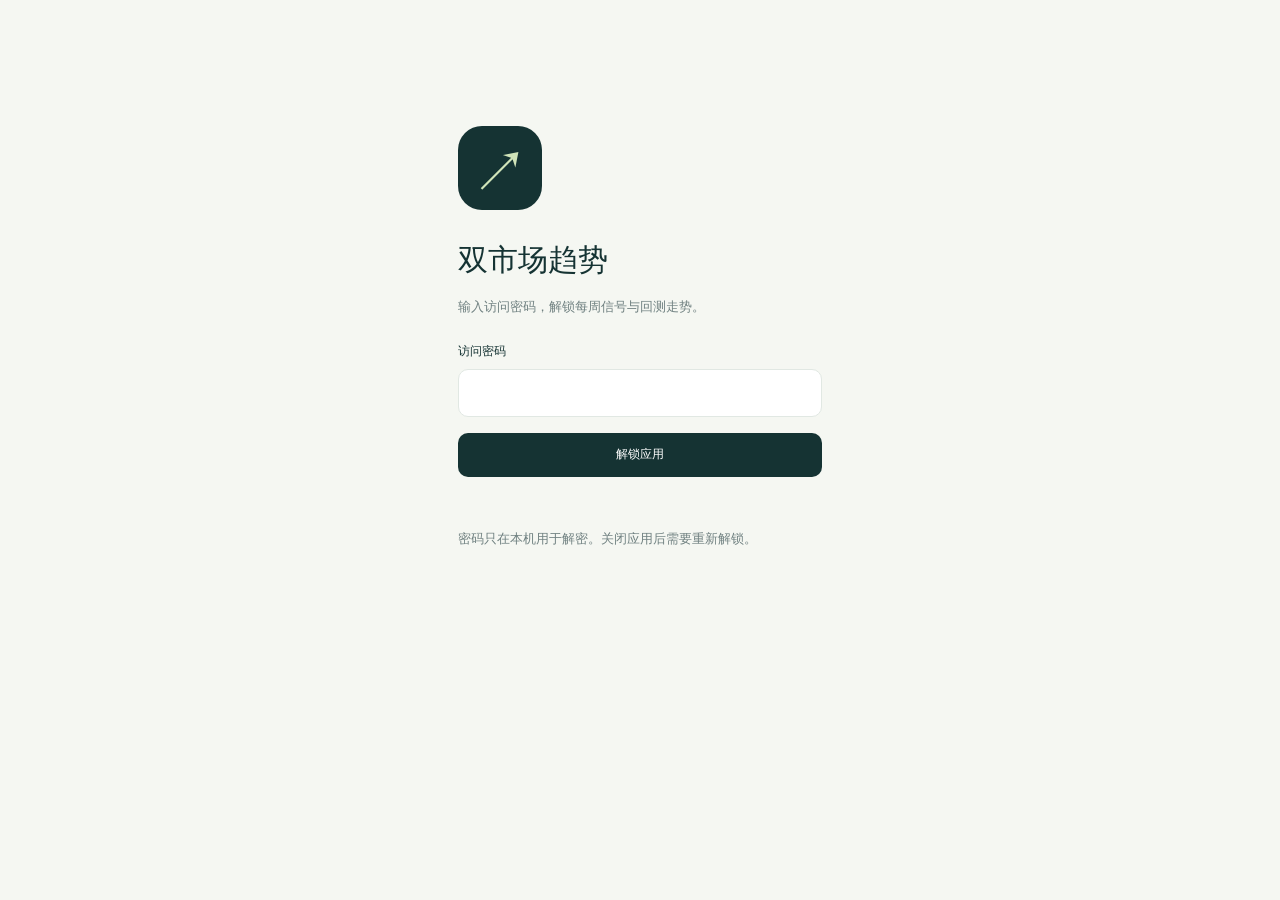
<file: index.html>
<!doctype html>
<html lang="zh-CN">
<head>
  <meta charset="utf-8">
  <meta name="viewport" content="width=device-width,initial-scale=1,viewport-fit=cover">
  <meta name="theme-color" content="#0f2929">
  <meta name="apple-mobile-web-app-capable" content="yes">
  <meta name="apple-mobile-web-app-status-bar-style" content="default">
  <meta name="apple-mobile-web-app-title" content="双市场趋势">
  <meta name="description" content="创业板与纳斯达克100的周度趋势信号、波动率控仓和回测走势。">
  <link rel="manifest" href="./manifest.webmanifest">
  <link rel="apple-touch-icon" href="./apple-touch-icon.png">
  <link rel="icon" type="image/png" href="./icon-192.png">
  <link rel="stylesheet" href="./style.css">
  <title>双市场趋势</title>
</head>
<body>
  <section id="login" class="login-screen" aria-labelledby="login-title">
    <div class="app-tile" aria-hidden="true">↗</div><h1 id="login-title">双市场趋势</h1>
    <p>输入访问密码，解锁每周信号与回测走势。</p>
    <form id="login-form"><label for="password">访问密码</label><input id="password" name="password" type="password" autocomplete="current-password" required aria-describedby="login-message"><button id="unlock" class="primary-button" type="submit">解锁应用</button><p id="login-message" role="status"></p></form>
    <p class="caption">密码只在本机用于解密。关闭应用后需要重新解锁。</p>
  </section>
  <div id="app-shell" hidden>
  <header class="top"><div class="brand"><span class="brand-mark" aria-hidden="true">↗</span><div>双市场趋势<small>WEEKLY MOMENTUM</small></div></div><div class="header-actions"><button id="logout" class="text-button" aria-label="退出登录">退出</button><button id="refresh" class="icon-button" aria-label="检查已发布数据更新">↻</button></div></header>
  <main id="main">
    <div id="status" role="status" class="status">正在读取策略数据…</div>
    <section id="signal" class="view">
      <div class="section-label">周度跟踪 <span id="connection">联网状态</span></div>
      <article class="hero">
        <div class="hero-top"><span class="eyebrow">已确认模型仓位</span><span class="pill">周四方案 · 周五尾盘</span></div>
        <h1 id="holding">—</h1><p class="hero-code" id="holding-code"></p>
        <div class="weight-line"><strong id="weight">—</strong><span>ETF 仓位</span></div>
        <div class="allocation" aria-label="ETF与现金配置"><div id="allocation-fill"></div></div>
        <div class="hero-footer"><span>现金 <b id="cash">—</b></span><span id="execution"></span></div><p id="portfolio-weights" class="portfolio-weights"></p>
      </article>
      <p class="caption">上方是最近一次执行后确认的模型仓位，每周五尾盘执行后随盘后快照更新。周四的新方案单独显示；未连接你的证券账户。</p>
      <p class="caption policy-note" id="ranking-policy-status">无规模门槛、26周风险排名＋四相位合并，自2026-10-29方案起启用。</p>
      <article class="card"><div class="card-title"><h2 id="signal-title">本周调仓方案</h2><span id="signal-date" class="mono"></span></div><p id="decision" class="decision"></p><div class="facts"><div><span>执行目标仓位</span><b id="plan-weight">—</b></div><div><span>理论目标仓位</span><b id="target">—</b></div></div><div class="facts"><div><span>执行状态</span><b id="execution-state">—</b></div><div><span>仓位处理</span><b id="sizing">—</b></div></div><p class="caption" id="signal-caption">周四收盘后定方案 → 周五尾盘执行 → 盘后确认模型仓位。</p></article>
      <article class="card" id="phase-plans" hidden><div class="card-title"><h2>四份资金方案</h2><span>分别执行</span></div><p id="aggregate-plan" class="caption"></p><div id="phase-plan-rows"></div></article>
      <div class="card-title outside"><h2 id="candidates-heading">两只标的 · 26周风险分数</h2><span id="candidates-date">方案日资格过滤</span></div>
      <div id="candidates"></div>
      <article class="card compact"><div class="card-title"><h2>决策记录</h2><button class="text-button" id="show-history">展开</button></div><div id="decision-history" hidden></div></article>
    </section>
    <section id="performance" class="view" hidden>
      <div class="section-label">回测观察 <span id="range-dates"></span></div>
      <p class="caption policy-note">本页保留原模型历史。2026-10-29起才衔接无规模门槛、风险排名和四相位合并，不追溯改写旧净值；整段曲线不代表新规则在全部历史上的回测。</p>
      <div class="metrics" id="metrics"></div>
      <article class="card chart-card"><div class="card-title"><h2>净值走势</h2><span id="nav-value" class="mono"></span></div>
        <div class="segments" id="ranges" aria-label="走势时间范围"><button data-range="all" aria-pressed="true">全部</button><button data-range="3y" aria-pressed="false">近3年</button><button data-range="1y" aria-pressed="false">近1年</button><button data-range="ytd" aria-pressed="false">今年</button></div>
        <div class="legend"><span><i class="strategy-dot"></i>轮动策略</span><span><i class="china-dot"></i>创业板持有</span><span><i class="us-dot"></i>纳指持有</span></div>
        <canvas id="nav-chart" height="240" aria-label="策略与两只ETF持有的归一化净值走势" role="img"></canvas><p class="caption" id="chart-caption"></p>
      </article>
      <article class="card chart-card"><div class="card-title"><h2>策略回撤</h2><span class="caption">所选区间重新计算</span></div><canvas id="dd-chart" height="160" aria-label="策略相对区间历史高点的回撤" role="img"></canvas></article>
      <article class="card"><div class="card-title"><h2>年度表现</h2><span>含交易成本</span></div><div id="annual"></div></article>
      <p class="caption">回测采用复权行情、分数份额及单边5bp费用，现金零利息。未完整模拟最小交易单位、涨跌停和QDII溢价。ETF持有曲线为费用前对照。历史表现不代表未来收益。</p>
    </section>
    <section id="rules" class="view" hidden>
      <div class="section-label">固定规则 <span>版本 3.0 · 2026-10-29方案起启用</span></div>
      <h1 class="page-heading">让规则决定<br>何时进攻。</h1>
      <article class="card"><h2>标的池</h2><p>创业板ETF <b>159915</b><br>纳斯达克100ETF <b>513100</b><br>无合格标的时持有现金。</p></article>
      <div class="rule-list">
        <article class="card rule"><span>01</span><div><h2>四份资金，错开选强</h2><p>初始现金和持仓各分四份，每份每4个有效市场周选强，通常每周轮到一份。每周四采样，休市取本周此前最后一个交易日。资格为26周涨幅严格为正、收盘严格高于40周均线，不设10亿元规模门槛。合格者按“26周涨幅 ÷ 63日年化波动率”选最高者；同分先比原涨幅，再按固定顺序。</p></div></article>
        <article class="card rule"><span>02</span><div><h2>周四检查，周五尾盘执行</h2><p>四份每周均检查资格，失效的份额周五尾盘退出；该份非选强周退出后保持现金，等原定选强日。周五不重新选标的。四份可分别持有创业板、纳指或现金，页面显示合计配置。</p></div></article>
        <article class="card rule"><span>03</span><div><h2>每份独立控仓</h2><p>最近63个实际日收益的样本标准差乘√252，得到年化波动率。每份目标仓位＝min(100%，20% ÷ 年化波动率)，其余现金；各自复利，不互借资金、不恢复等权，合并后不再放大风险。每份成交分别计费。</p></div></article>
        <article class="card rule"><span>04</span><div><h2>用缓冲减少小幅交易</h2><p>同标的仓位偏差未达5个百分点时维持仓位；预估组合风险超过22%时可直接减仓。首次建仓、切换和退出不受缓冲限制。</p></div></article>
      </div>
      <article class="card"><h2>切换与仓位确认</h2><p>2026年10月29日周四方案起采用无规模门槛、风险排名和四相位合并，首次执行为10月30日周五尾盘。原账户现金和份额各分为四份，不强制清仓；10月28日以前保留原策略历史，不追溯重算。已发布的10月22日方案及10月23日执行仍沿用旧规则。</p><p>周四确定每份标的和目标，周五按已冻结方案执行；合计参考比例按周四权益计算，周五成交后因价格变化可能略有不同。模型以周五收盘价近似尾盘成交。周五休市或本周此前无可用行情则跳过，不改到周一。四周时钟沿用2020-01-06起的有效市场周，整周休市不计数，退出不重新计时。</p><p class="caption">新规则不因规模或季度规模数据缺失否决候选；历史原策略的规模记录仅用于衔接核验。</p></article>
    </section>
    <section id="install" class="view" hidden>
      <div class="section-label">随身查看 <span>PWA</span></div>
      <div class="app-tile" aria-hidden="true">↗</div><h1 class="page-heading">把趋势<br>放在主屏幕。</h1>
      <article class="card"><h2>在 iPhone 上安装</h2><ol class="steps"><li>在 Safari 打开部署后的 HTTPS 地址。</li><li>点“分享”，选择“添加到主屏幕”。</li><li>如出现“作为网页 App 打开”，保持开启，再点“添加”。</li></ol><p id="install-state" class="caption"></p><button id="native-install" class="primary-button" hidden>安装应用</button></article>
      <article class="card"><h2>每周两步更新</h2><p>周四18:00生成方案；周五14:17重试读取周四方案，15:37开始确认尾盘执行后的模型仓位。周五18:17、21:17及周六、周日09:17作为失败后的重试；已确认的结果直接复用（北京时间，GitHub可能延迟）。不安排每个交易日刷新仓位。</p><p>顶部 ↻ 读取最新发布结果，应用打开时也会定期检查。数据源异常或审计失败时保留上一次成功版本，并显示仓位确认日期。离线查看仍需密码解锁。</p><button id="export-data" class="secondary-button">下载当前数据快照</button></article>
      <article class="card"><h2>更新与离线</h2><p id="offline-state">首次联网打开后，应用资源会缓存到本机。</p><p class="caption">卸载应用或清理 Safari 网站数据会清除离线缓存。周度提醒、微信发送及自动交易暂未接入。</p></article>
      <article class="card"><h2>数据来源与核验</h2><p id="audit-state"></p><p class="caption" id="data-stamp"></p></article>
    </section>
    <noscript>请启用 JavaScript 后查看策略数据。</noscript>
  </main>
  <nav class="bottom-nav" aria-label="主要页面"><button data-tab="signal" aria-current="page"><span aria-hidden="true">◉</span>信号</button><button data-tab="performance"><span aria-hidden="true">⌁</span>走势</button><button data-tab="rules"><span aria-hidden="true">≡</span>规则</button><button data-tab="install"><span aria-hidden="true">⊞</span>安装</button></nav>
  </div>
  <div id="toast" role="status" hidden></div>
  <script type="module" src="./app.js"></script>
</body>
</html>
</file>
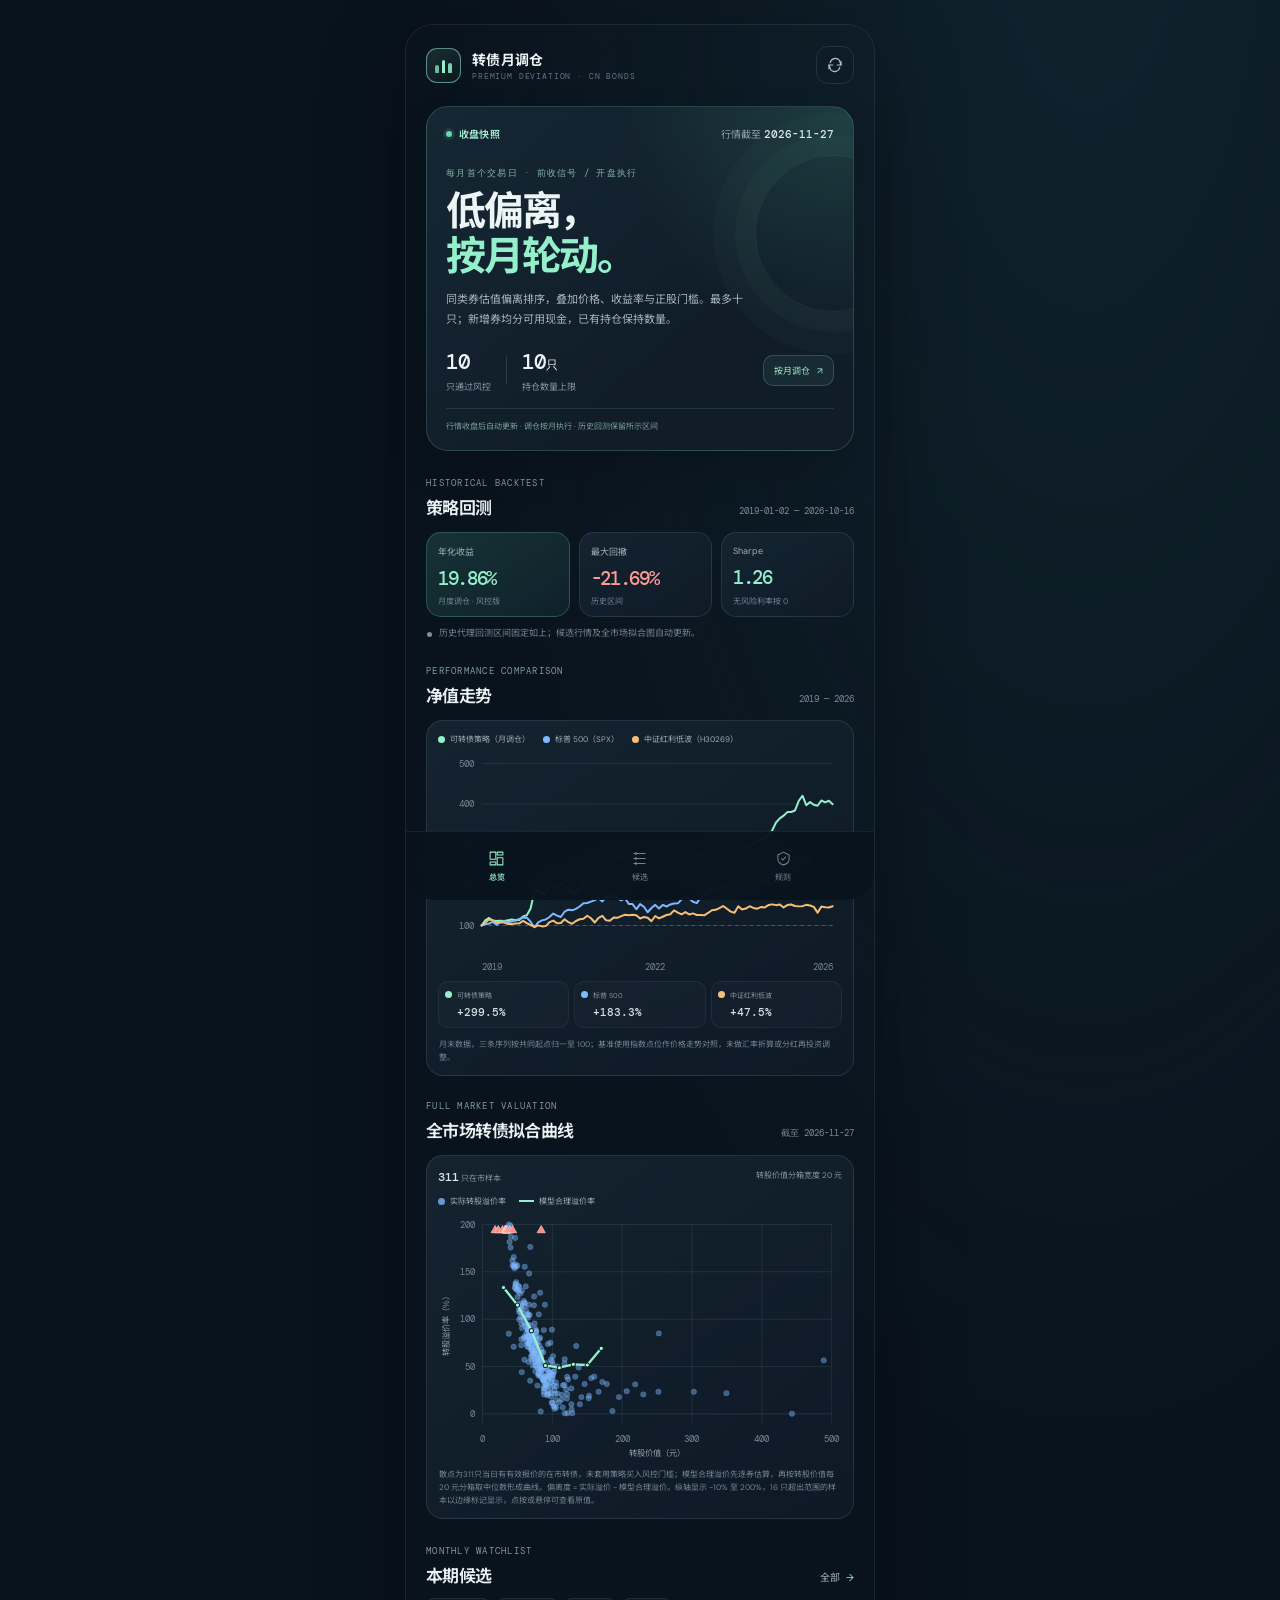
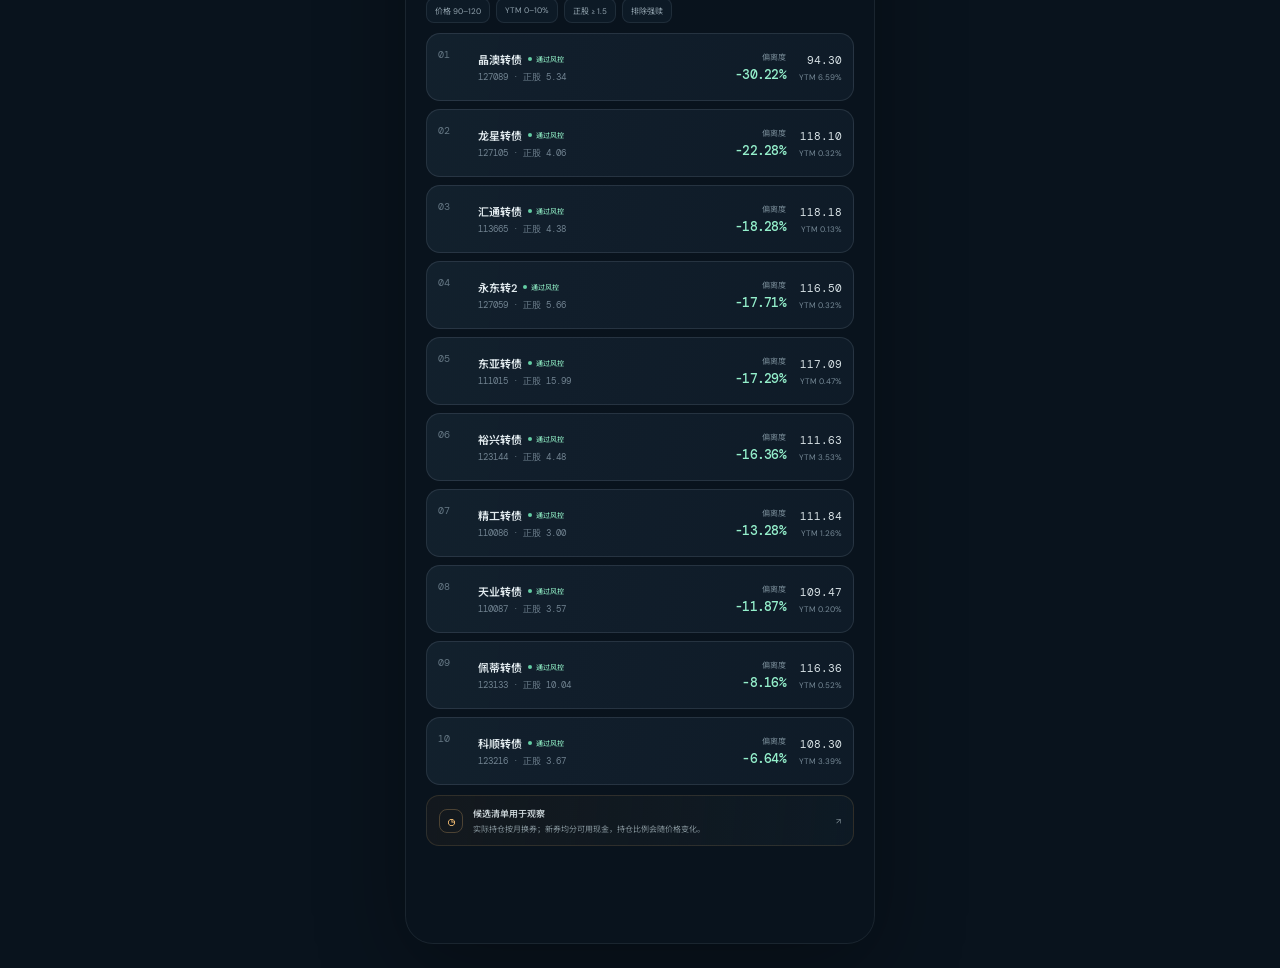
<file: convertible-bond/index.html>
<!doctype html>
<html lang="zh-CN">
<head>
  <meta charset="utf-8">
  <meta name="viewport" content="width=device-width, initial-scale=1, viewport-fit=cover">
  <meta name="theme-color" content="#0c1723">
  <meta name="apple-mobile-web-app-capable" content="yes">
  <meta name="apple-mobile-web-app-status-bar-style" content="black-translucent">
  <meta name="apple-mobile-web-app-title" content="转债月调仓">
  <meta name="description" content="可转债溢价偏离策略：月度调仓、等权仓位与行情风险筛选。">
  <link rel="manifest" href="./manifest.webmanifest">
  <link rel="icon" href="./icon.svg" type="image/svg+xml">
  <link rel="apple-touch-icon" sizes="180x180" href="./apple-touch-icon.png">
  <link rel="stylesheet" href="./style.css">
  <title>转债月调仓</title>
</head>
<body>
  <div class="app-shell">
    <header class="topbar">
      <div class="brand-lockup">
        <div class="brand-mark" aria-hidden="true"><span></span><span></span><span></span></div>
        <div>
          <div class="brand-name">转债月调仓</div>
          <div class="brand-subtitle">PREMIUM DEVIATION · CN BONDS</div>
        </div>
      </div>
      <button class="icon-button" id="refresh-button" type="button" aria-label="刷新数据" title="刷新数据">
        <svg viewBox="0 0 24 24" aria-hidden="true"><path d="M20 7v5h-5M4 17v-5h5"/><path d="M5.6 9A7 7 0 0 1 18 6l2 6M4 12l2 6a7 7 0 0 0 12.4-3"/></svg>
      </button>
    </header>

    <main id="app-content">
      <section class="hero-card" aria-labelledby="hero-title">
        <div class="hero-topline">
          <span class="live-pill"><i></i><span id="snapshot-state">策略快照</span></span>
          <span class="date-label">行情截至 <b id="as-of-date">—</b></span>
        </div>
        <p class="eyebrow">每月首个交易日 · 前收信号 / 开盘执行</p>
        <h1 id="hero-title">低偏离，<br><em>按月轮动。</em></h1>
        <p class="hero-copy">同类券估值偏离排序，叠加价格、收益率与正股门槛。最多十只；新增券均分可用现金，已有持仓保持数量。</p>
        <div class="hero-bottom">
          <div class="hero-stat">
            <span class="hero-stat-value" id="candidate-count">—</span>
            <span class="hero-stat-label">只通过风控</span>
          </div>
          <div class="hero-divider"></div>
          <div class="hero-stat">
            <span class="hero-stat-value">10<span class="unit">只</span></span>
            <span class="hero-stat-label">持仓数量上限</span>
          </div>
          <div class="target-badge">按月调仓 <span>↗</span></div>
        </div>
        <p class="update-status" id="update-status" role="status">正在载入收盘快照…</p>
      </section>

      <section class="metrics-section" aria-labelledby="performance-title">
        <div class="section-heading">
          <div><p class="eyebrow">HISTORICAL BACKTEST</p><h2 id="performance-title">策略回测</h2></div>
          <span class="period-label" id="backtest-period">—</span>
        </div>
        <div class="metric-grid">
          <article class="metric-card metric-primary">
            <span class="metric-label">年化收益</span>
            <strong id="annualized-return">—</strong>
            <span class="metric-foot">月度调仓 · 风控版</span>
          </article>
          <article class="metric-card">
            <span class="metric-label">最大回撤</span>
            <strong class="negative" id="max-drawdown">—</strong>
            <span class="metric-foot">历史区间</span>
          </article>
          <article class="metric-card">
            <span class="metric-label">Sharpe</span>
            <strong id="sharpe-ratio">—</strong>
            <span class="metric-foot">无风险利率按 0</span>
          </article>
        </div>
        <p class="backtest-note"><span class="note-dot"></span>历史代理回测区间固定如上；候选行情及全市场拟合图自动更新。</p>
      </section>

      <section class="chart-section" aria-labelledby="performance-chart-title">
        <div class="section-heading">
          <div><p class="eyebrow">PERFORMANCE COMPARISON</p><h2 id="performance-chart-title">净值走势</h2></div>
          <span class="period-label" id="chart-period">—</span>
        </div>
        <div class="chart-card">
          <div class="chart-legend" id="performance-legend" aria-label="走势对照组"></div>
          <div class="chart-wrap" id="performance-chart" role="img" aria-label="可转债策略、标普500和红利低波的归一化走势"></div>
          <div class="performance-returns" id="performance-returns"></div>
          <p class="chart-note" id="performance-method">—</p>
        </div>
      </section>

      <section class="chart-section fit-section" aria-labelledby="fit-chart-title">
        <div class="section-heading">
          <div><p class="eyebrow">FULL MARKET VALUATION</p><h2 id="fit-chart-title">全市场转债拟合曲线</h2></div>
          <span class="period-label" id="fit-as-of">—</span>
        </div>
        <div class="chart-card">
          <div class="fit-stats" id="fit-stats"></div>
          <div class="chart-legend fit-legend">
            <span><i class="legend-dot actual"></i>实际转股溢价率</span>
            <span><i class="legend-line"></i>模型合理溢价率</span>
          </div>
          <div class="chart-wrap fit-chart-wrap" id="fit-chart" role="img" aria-label="全市场可转债实际溢价率散点和模型拟合曲线"></div>
          <p class="chart-note" id="fit-method">—</p>
        </div>
      </section>

      <section class="candidates-section" aria-labelledby="candidates-title">
        <div class="section-heading candidates-heading">
          <div><p class="eyebrow">MONTHLY WATCHLIST</p><h2 id="candidates-title">本期候选</h2></div>
          <button class="text-button" type="button" data-tab="watchlist">全部 <span>→</span></button>
        </div>
        <div class="filter-row" aria-label="风控条件">
          <span>价格 90–120</span><span>YTM 0–10%</span><span>正股 ≥ 1.5</span><span>排除强赎</span>
        </div>
        <div class="bond-list" id="bond-list" aria-live="polite"></div>
        <div class="cash-note">
          <div class="cash-icon" aria-hidden="true">◷</div>
          <div><strong>候选清单用于观察</strong><span>实际持仓按月换券；新券均分可用现金，持仓比例会随价格变化。</span></div>
          <span class="cash-arrow">↗</span>
        </div>
      </section>

      <section class="rules-section" id="rules-panel" aria-labelledby="rules-title" hidden>
        <div class="section-heading"><div><p class="eyebrow">PORTFOLIO RULES</p><h2 id="rules-title">仓位与风控</h2></div></div>
        <div class="rule-card">
          <div class="rule-row"><span class="rule-icon">01</span><div><strong>月度调仓</strong><p>每月首个交易日，用前一交易日收盘信号，按开盘价模拟成交。</p></div></div>
          <div class="rule-row"><span class="rule-icon">02</span><div><strong>初始等权 · 持仓不再平衡</strong><p>最多 10 只；新买标的均分可用现金，已有持仓保持数量，比例随价格变化。候选不足时可能集中于较少标的。</p></div></div>
          <div class="rule-row"><span class="rule-icon">03</span><div><strong>入场行情筛选</strong><p>转债 90–120 元、YTM 0–10%、正股价格不低于 1.5 元。</p></div></div>
          <div class="rule-row"><span class="rule-icon">04</span><div><strong>强赎与换仓</strong><p>强赎公告后不再作为新买候选；只有偏离更低且价格更低的候选才替换持仓。</p></div></div>
        </div>
        <div class="method-card"><span class="method-kicker">偏离度怎么算</span><p>实际转股溢价率减去同日同类券模型估算的合理溢价率。数值越低，代表相对模型曲线越便宜。</p></div>
        <div class="method-card"><span class="method-kicker">自动更新与安装</span><p>GitHub Actions 在交易日收盘后同步行情，次日早晨补跑；节假日沿用最近交易日。候选随行情变化，调仓仍按月。数据校验失败时保留上一次成功快照。</p><p>iPhone 请在 Safari 打开网页，点分享，再选“添加到主屏幕”。首次联网载入后可离线查看已保存快照。</p></div>
        <p class="disclaimer">页面候选用于策略跟踪，不是自动下单或个性化投资建议。回测按历史收盘信号与下一交易日开盘成交估算，佣金、滑点、停牌冲击及部分退市风险未完全覆盖。</p>
      </section>
    </main>

    <nav class="bottom-nav" aria-label="主导航">
      <button class="nav-item active" type="button" data-tab="overview" aria-current="page">
        <svg viewBox="0 0 24 24" aria-hidden="true"><path d="M3 13h8V3H3zM13 21h8V11h-8zM13 3h8v4h-8zM3 17h8v4H3z"/></svg><span>总览</span>
      </button>
      <button class="nav-item" type="button" data-tab="watchlist">
        <svg viewBox="0 0 24 24" aria-hidden="true"><path d="M4 5h16M4 12h16M4 19h16"/><circle cx="7" cy="5" r="1"/><circle cx="7" cy="12" r="1"/><circle cx="7" cy="19" r="1"/></svg><span>候选</span>
      </button>
      <button class="nav-item" type="button" data-tab="rules">
        <svg viewBox="0 0 24 24" aria-hidden="true"><path d="M12 3 20 7v5c0 5-3.4 8-8 9-4.6-1-8-4-8-9V7z"/><path d="m9 12 2 2 4-4"/></svg><span>规则</span>
      </button>
    </nav>
    <div class="toast" id="toast" role="status" aria-live="polite"></div>
  </div>
  <script src="./app.js" defer></script>
</body>
</html>
</file>
<file: style.css>
:root{color-scheme:light;--ink:#153333;--muted:#708181;--green:#137d65;--line:#e1e8e3;--paper:#f5f7f2;--red:#b4564f;--gold:#c1a064;font-family:-apple-system,BlinkMacSystemFont,"Segoe UI","PingFang SC","Microsoft YaHei",sans-serif}*{box-sizing:border-box}body{margin:0;background:var(--paper);color:var(--ink);font-size:15px;line-height:1.6;padding-bottom:calc(100px + env(safe-area-inset-bottom))}button{font:inherit;cursor:pointer;-webkit-tap-highlight-color:transparent}button:focus-visible,a:focus-visible{outline:3px solid var(--gold);outline-offset:3px}button{min-height:44px}button:disabled{opacity:.6;cursor:wait}.top{max-width:780px;margin:auto;padding:calc(20px + env(safe-area-inset-top)) 24px 20px;display:flex;align-items:center;justify-content:space-between}.brand{display:flex;align-items:center;gap:12px;font-size:19px;font-weight:650;letter-spacing:.03em}.brand small{display:block;font-size:9px;letter-spacing:.2em;color:var(--muted);font-weight:500;margin-top:1px}.brand-mark{display:grid;place-items:center;background:var(--ink);color:#d0e4b9;width:42px;height:42px;border-radius:13px;font-size:32px}.icon-button{background:white;border:1px solid var(--line);border-radius:50%;width:44px;color:var(--ink);font-size:26px}main{max-width:780px;margin:auto;padding:0 24px}.status{font-size:12px;line-height:1.7;background:#f0e9d6;color:#796743;padding:11px 14px;border-radius:12px;margin-bottom:25px}.status.error{background:#fae5df;color:#8d4136}.section-label{display:flex;justify-content:space-between;color:var(--muted);font-size:11px;letter-spacing:.05em;margin:0 0 14px}.hero{background:var(--ink);color:white;border-radius:24px;padding:26px;position:relative;overflow:hidden}.hero:after{content:"";width:150px;height:150px;border:1px solid #ffffff0c;border-radius:50%;position:absolute;right:-40px;top:70px;pointer-events:none}.hero-top{display:flex;justify-content:space-between;align-items:center}.eyebrow{font-size:12px;color:#b8cbc3;letter-spacing:.08em}.pill{border:1px solid #557169;border-radius:30px;font-size:10px;padding:4px 9px;color:#d0e4b9}.hero h1{font-size:29px;font-weight:550;letter-spacing:-.02em;line-height:1.3;margin:20px 0 4px}.hero-code{font-size:12px;color:#a3bbb3;margin:0}.weight-line{display:flex;align-items:baseline;gap:12px;margin:18px 0}.weight-line strong{font-size:51px;line-height:1.1;font-weight:500;letter-spacing:-.05em;font-variant-numeric:tabular-nums}.weight-line span{font-size:12px;color:#b8cbc3}.allocation{height:5px;background:#536961;border-radius:8px;overflow:hidden;margin:24px 0 14px}.allocation div{height:100%;background:#c6dea8;width:0;transition:width .4s}.hero-footer{display:flex;justify-content:space-between;font-size:11px;color:#b8cbc3;gap:10px}.hero-footer b{color:white;font-weight:400}.caption{color:var(--muted);font-size:11px;line-height:1.8;margin:12px 0 20px}.card{background:#fff;border:1px solid var(--line);border-radius:18px;padding:22px;margin:16px 0}.card h2,.outside h2{margin:0;font-size:16px;letter-spacing:-.01em;font-weight:600}.card p{font-size:13px;color:#506766;margin:12px 0 0}.card p.caption{font-size:11px;color:var(--muted)}.card-title{display:flex;align-items:center;justify-content:space-between;gap:12px}.card-title>span{font-size:11px;color:var(--muted);white-space:nowrap}.mono{font-variant-numeric:tabular-nums}.decision{font-weight:500}.facts{display:flex;gap:16px;padding-top:18px;margin-top:18px;border-top:1px solid var(--line)}.facts>div{flex:1}.facts span{font-size:10px;color:var(--muted);display:block}.facts b{font-size:16px;font-weight:550;display:block;margin-top:3px}.outside{margin:28px 0 12px}.candidate{padding:18px 20px}.candidate-top{display:flex;justify-content:space-between;align-items:start;gap:8px}.asset-name{font-size:14px;font-weight:600}.asset-name small{display:block;font-size:10px;color:var(--muted);font-weight:400}.gain{font-size:24px;line-height:1.3;font-variant-numeric:tabular-nums;color:var(--green)}.gain.negative{color:var(--red)}.eligibility{display:flex;flex-wrap:wrap;gap:7px;margin:16px 0 10px}.badge{font-size:10px;border-radius:6px;padding:3px 7px;background:#edf5ed;color:#547755}.badge.fail{background:#faeeea;color:var(--red)}.candidate-bottom{display:flex;justify-content:space-between;color:var(--muted);font-size:10px}.compact{padding:16px 20px}.text-button{background:transparent;border:0;color:var(--green);font-size:12px;padding:0 5px}.record{border-top:1px solid var(--line);margin-top:12px;padding-top:12px;font-size:12px}.record-top{display:flex;justify-content:space-between}.record small{color:var(--muted);font-size:10px}.record p{font-size:11px;margin:3px 0}.metrics{display:grid;grid-template-columns:1fr 1fr;gap:10px}.metric{background:white;border:1px solid var(--line);border-radius:16px;padding:17px 18px}.metric span{display:block;color:var(--muted);font-size:11px}.metric strong{font-size:26px;display:block;font-weight:500;letter-spacing:-.025em;margin-top:6px}.metric strong.good{color:var(--green)}.metric strong.bad{color:var(--red)}.segments{display:flex;background:var(--paper);border-radius:10px;padding:3px;gap:4px;margin:20px 0 15px}.segments button{flex:1;background:transparent;color:var(--muted);border:0;border-radius:8px;font-size:11px;min-height:34px}.segments button[aria-pressed=true]{background:white;color:var(--ink);box-shadow:0 1px 4px #00000008}.legend{display:flex;gap:12px;flex-wrap:wrap;font-size:10px;color:var(--muted);margin-bottom:16px}.legend i{display:inline-block;width:7px;height:7px;margin-right:4px;border-radius:50%}.strategy-dot{background:#137d65}.china-dot{background:#c1a064}.us-dot{background:#869ab0}canvas{display:block;width:100%;touch-action:pan-y}.chart-card{padding:20px 16px}.chart-card .caption{margin-bottom:0}.annual-row{display:grid;grid-template-columns:1fr 1fr 1fr;padding:12px 0;border-bottom:1px solid var(--line);font-size:12px;font-variant-numeric:tabular-nums}.annual-row:last-child{border:0}.annual-row>*:not(:first-child){text-align:right}.annual-row.heading{font-size:10px;color:var(--muted);padding-top:16px}.positive{color:var(--green)}.negative{color:var(--red)}.page-heading{font-size:36px;line-height:1.25;font-weight:500;letter-spacing:-.04em;margin:24px 0 28px}.rule{display:flex;gap:18px}.rule>span{color:var(--gold);font-size:20px;line-height:1.3;font-variant-numeric:tabular-nums}.rule p{margin-bottom:0}.app-tile{background:var(--ink);color:#d0e4b9;font-size:58px;width:84px;height:84px;display:grid;place-items:center;border-radius:24px;margin:26px 0}.steps{font-size:13px;color:#506766;padding-left:20px}.steps li{padding:6px 0}.primary-button,.secondary-button{width:100%;border-radius:10px;padding:10px;margin-top:16px;font-size:12px}.primary-button{background:var(--ink);color:white;border:0}.secondary-button{background:var(--paper);border:1px solid var(--line);color:var(--ink)}.bottom-nav{position:fixed;z-index:10;bottom:0;left:0;right:0;display:flex;justify-content:space-around;gap:4px;max-width:780px;margin:auto;border-top:1px solid var(--line);background:#f8faf5ed;backdrop-filter:blur(20px);padding:7px 12px calc(7px + env(safe-area-inset-bottom))}.bottom-nav button{border:0;background:transparent;color:#8a9890;width:23%;display:flex;align-items:center;flex-direction:column;font-size:10px;padding:5px;border-radius:12px;gap:1px;min-height:52px}.bottom-nav button span{font-size:23px;line-height:1.3}.bottom-nav button[aria-current=page]{color:var(--ink);background:#e5ede2}#toast{position:fixed;z-index:30;bottom:calc(90px + env(safe-area-inset-bottom));left:50%;transform:translateX(-50%);max-width:90%;padding:11px 18px;background:var(--ink);color:white;border-radius:12px;font-size:12px;box-shadow:0 5px 20px #0002}[hidden]{display:none!important}@media(min-width:700px){.hero{padding:32px}.hero h1{font-size:36px}.metrics{grid-template-columns:repeat(4,1fr)}#candidates{display:grid;grid-template-columns:1fr 1fr;gap:16px}#candidates .card{margin:0}.rule-list{display:grid;grid-template-columns:1fr 1fr;gap:16px}.rule-list .card{margin:0}.hero .weight-line strong{font-size:66px}.page-heading br{display:none}}@media(prefers-reduced-motion:reduce){*{transition:none!important}}

.login-screen{max-width:420px;margin:8vh auto;padding:28px}.login-screen h1{font-size:30px;font-weight:550;margin-bottom:12px}.login-screen p{font-size:13px;color:var(--muted)}.login-screen label{display:block;font-size:12px;margin:24px 0 8px}.login-screen input{width:100%;min-height:48px;border:1px solid var(--line);border-radius:10px;padding:12px;background:#fff;color:var(--ink);font-size:16px}.login-screen input:focus{outline:2px solid var(--green);outline-offset:2px}.login-screen button:disabled{opacity:.6}.header-actions{display:flex;align-items:center;gap:10px}#login-message{min-height:24px;color:var(--red)}
.portfolio-weights{font-size:12px;line-height:1.8;margin:16px 0 0;color:#d9e7d4}.policy-note{border-left:3px solid var(--gold);padding-left:12px}.phase-plan-row{display:grid;gap:5px;padding:14px 0;border-bottom:1px solid var(--line);font-size:12px}.phase-plan-row:last-child{border-bottom:0}.phase-plan-row b{font-weight:550}.phase-plan-row small{color:var(--muted);line-height:1.7}
</file>
<file: convertible-bond/style.css>
@import url('https://fonts.googleapis.com/css2?family=DM+Mono:wght@400;500&family=DM+Sans:wght@400;500;600;700&family=Noto+Sans+SC:wght@400;500;600;700;800&display=swap');

:root {
  color-scheme: dark;
  --ink: #edf4f6;
  --muted: #92a0ac;
  --faint: #637383;
  --canvas: #09131d;
  --panel: #111e2a;
  --panel-raised: #172634;
  --line: rgba(197, 214, 226, .12);
  --mint: #94efcb;
  --mint-deep: #41be91;
  --amber: #f6bf75;
  --red: #fa8b87;
  font-family: 'DM Sans', 'Noto Sans SC', -apple-system, BlinkMacSystemFont, sans-serif;
  font-synthesis: none;
  text-rendering: optimizeLegibility;
  -webkit-font-smoothing: antialiased;
}

* { box-sizing: border-box; }
html { min-width: 320px; background: var(--canvas); scroll-behavior: smooth; }
body { margin: 0; min-height: 100vh; color: var(--ink); background: radial-gradient(ellipse at 85% -5%, rgba(39, 92, 104, .22), transparent 42%), var(--canvas); }
button { font: inherit; }
.app-shell { width: min(100%, 470px); min-height: 100svh; margin: 0 auto; padding: 0 19px calc(104px + env(safe-area-inset-bottom)); }
.topbar { height: 70px; padding-top: max(10px, env(safe-area-inset-top)); display: flex; align-items: center; justify-content: space-between; }
.brand-lockup { display: flex; align-items: center; gap: 11px; }
.brand-mark { width: 35px; height: 35px; position: relative; border: 1px solid rgba(148,239,203,.54); border-radius: 11px; display: flex; align-items: end; justify-content: center; gap: 3px; padding: 9px 8px; background: linear-gradient(145deg, rgba(148,239,203,.12), rgba(148,239,203,.02)); }
.brand-mark span { display: block; width: 4px; border-radius: 5px 5px 1px 1px; background: var(--mint); }
.brand-mark span:nth-child(1) { height: 8px; opacity: .72; }
.brand-mark span:nth-child(2) { height: 13px; }
.brand-mark span:nth-child(3) { height: 10px; opacity: .85; }
.brand-name { font-size: 14px; font-weight: 700; letter-spacing: .02em; }
.brand-subtitle { margin-top: 2px; color: var(--faint); font: 8px 'DM Mono', monospace; letter-spacing: .105em; }
.icon-button { width: 38px; height: 38px; color: #b2c2cd; background: transparent; border: 1px solid var(--line); border-radius: 12px; display: grid; place-items: center; -webkit-tap-highlight-color: transparent; }
.icon-button svg { width: 18px; fill: none; stroke: currentColor; stroke-width: 1.6; stroke-linecap: round; stroke-linejoin: round; }
.icon-button:active { background: var(--panel-raised); transform: scale(.97); }

.hero-card { margin-top: 11px; position: relative; overflow: hidden; padding: 19px 19px 17px; border: 1px solid rgba(148,239,203,.18); border-radius: 22px; background: radial-gradient(circle at 100% 0%, rgba(90, 196, 160, .18), transparent 42%), linear-gradient(140deg, #152733, #101d29 66%); box-shadow: 0 18px 42px rgba(0,0,0,.13); }
.hero-card::after { content: ''; position: absolute; right: -59px; top: 48px; width: 155px; height: 155px; border: 1px solid rgba(148,239,203,.08); border-radius: 50%; box-shadow: 0 0 0 20px rgba(148,239,203,.025), 0 0 0 42px rgba(148,239,203,.018); pointer-events: none; }
.hero-topline { display: flex; justify-content: space-between; align-items: center; position: relative; z-index: 1; }
.live-pill { display: inline-flex; align-items: center; gap: 7px; color: #a8f2d5; font-size: 10px; font-weight: 600; letter-spacing: .02em; }
.live-pill i { width: 6px; height: 6px; border-radius: 50%; background: #69d9ac; box-shadow: 0 0 0 3px rgba(105,217,172,.12); }
.date-label { color: var(--muted); font-size: 10px; }
.date-label b { color: #dce7ea; font: 11px 'DM Mono', monospace; font-weight: 500; }
.eyebrow { margin: 0; color: #7f9a9e; font: 9px 'DM Mono', monospace; letter-spacing: .14em; }
.hero-card > .eyebrow { margin-top: 26px; color: #86b2aa; position: relative; z-index: 1; }
h1 { margin: 9px 0 0; font-size: clamp(32px, 9vw, 40px); line-height: 1.13; letter-spacing: -.055em; font-weight: 700; position: relative; z-index: 1; }
h1 em { color: var(--mint); font-style: normal; }
.hero-copy { max-width: 310px; margin: 11px 0 19px; color: #a6b4bd; font-size: 11px; line-height: 1.75; position: relative; z-index: 1; }
.hero-bottom { display: flex; align-items: center; position: relative; z-index: 1; }
.hero-stat { display: grid; gap: 4px; }
.hero-stat-value { font: 500 21px 'DM Mono', monospace; letter-spacing: -.07em; }
.hero-stat-value .unit { font-size: 12px; margin-left: 1px; }
.hero-stat-label { color: #8596a2; font-size: 9px; }
.hero-divider { height: 28px; margin: 0 15px; border-left: 1px solid rgba(201,218,226,.15); }
.target-badge { margin-left: auto; padding: 8px 10px; border: 1px solid rgba(148,239,203,.2); border-radius: 10px; color: #9bdcc4; background: rgba(148,239,203,.065); font-size: 9px; }
.target-badge span { color: var(--mint); margin-left: 5px; }
.update-status { margin: 15px 0 0; padding-top: 11px; border-top: 1px solid rgba(148,239,203,.12); color: #789d95; font-size: 8px; line-height: 1.7; position: relative; z-index: 1; }
.update-status.warning { color: var(--amber); }
.empty-state { padding: 22px 15px; border: 1px solid var(--line); border-radius: 14px; color: var(--muted); font-size: 11px; line-height: 1.8; }

.metrics-section, .candidates-section, .rules-section { margin-top: 26px; }
.section-heading { display: flex; align-items: end; justify-content: space-between; margin-bottom: 13px; }
.section-heading .eyebrow { margin-bottom: 5px; }
h2 { margin: 0; color: #eaf1f3; font-size: 17px; font-weight: 650; letter-spacing: -.035em; }
.period-label { color: #788b99; font: 9px 'DM Mono', monospace; padding-bottom: 2px; }
.metric-grid { display: grid; grid-template-columns: 1.08fr 1fr 1fr; gap: 9px; }
.metric-card { min-height: 85px; padding: 12px 11px 10px; border: 1px solid var(--line); border-radius: 15px; background: linear-gradient(145deg, rgba(22,37,51,.92), rgba(15,27,39,.9)); display: flex; flex-direction: column; }
.metric-primary { border-color: rgba(148,239,203,.21); background: linear-gradient(145deg, rgba(27,62,62,.75), rgba(16,34,44,.94)); }
.metric-label { color: #9caeb8; font-size: 9px; }
.metric-card strong { margin-top: 8px; color: var(--mint); font: 500 19px 'DM Mono', monospace; letter-spacing: -.07em; }
.metric-card strong.negative { color: #ff9b91; }
.metric-foot { margin-top: auto; padding-top: 4px; color: #6e8290; font-size: 8px; white-space: nowrap; }
.backtest-note { margin: 10px 1px 0; display: flex; align-items: center; gap: 7px; color: #718392; font-size: 9px; line-height: 1.55; }
.note-dot { width: 5px; height: 5px; flex: none; border-radius: 50%; background: #78909d; }
.chart-section { margin-top: 24px; }
.chart-card { overflow: hidden; padding: 13px 11px 11px; border: 1px solid var(--line); border-radius: 17px; background: linear-gradient(145deg, rgba(21,36,49,.94), rgba(14,26,38,.96)); }
.chart-legend { display: flex; flex-wrap: wrap; gap: 9px 13px; color: #9aabb4; font-size: 8px; line-height: 1.3; }
.chart-legend > span { display: inline-flex; align-items: center; gap: 5px; }
.legend-dot { width: 7px; height: 7px; flex: none; display: inline-block; border-radius: 50%; background: var(--legend-color, #94efcb); }
.chart-wrap { width: 100%; margin-top: 6px; }
.line-chart, .fit-chart { width: 100%; height: auto; display: block; overflow: visible; }
.chart-gridline { stroke: rgba(178,198,210,.105); stroke-width: 1; }
.baseline { stroke: rgba(148,239,203,.28); stroke-width: 1; stroke-dasharray: 3 4; }
.axis-label { fill: #748793; font: 9px 'DM Mono', monospace; }
.axis-title { fill: #8c9da7; font: 8px 'Noto Sans SC', sans-serif; }
.series-line { fill: none; stroke-width: 2; stroke-linecap: round; stroke-linejoin: round; vector-effect: non-scaling-stroke; }
.performance-returns { margin-top: 4px; display: grid; grid-template-columns: repeat(3, minmax(0, 1fr)); gap: 5px; }
.return-item { min-width: 0; display: grid; grid-template-columns: 7px minmax(0,1fr); align-items: center; column-gap: 5px; row-gap: 5px; padding: 8px 6px; border: 1px solid rgba(170,193,204,.08); border-radius: 10px; background: rgba(255,255,255,.018); }
.return-item span { overflow: hidden; color: #82939d; font-size: 7px; white-space: nowrap; text-overflow: ellipsis; }
.return-item strong { grid-column: 2; color: #d4e0e4; font: 500 11px 'DM Mono', monospace; }
.chart-note { margin: 10px 1px 0; color: #728490; font-size: 8px; line-height: 1.65; }
.fit-section { margin-top: 24px; }
.fit-stats { margin: 0 0 11px; display: flex; justify-content: space-between; gap: 8px; color: #83949e; font-size: 8px; }
.fit-stats strong { color: #dce8eb; font: 500 12px 'DM Mono', monospace; }
.fit-legend { margin-bottom: -1px; }
.legend-dot.actual { background: rgba(127,185,255,.78); }
.legend-line { width: 15px; height: 0; display: inline-block; border-top: 2px solid var(--mint); }
.scatter-dot { fill: rgba(127,185,255,.43); stroke: rgba(127,185,255,.5); stroke-width: .5; cursor: pointer; }
.scatter-dot.clipped { fill: #fa8b87; stroke: #ffd1c6; stroke-width: .6; }
.fit-line { fill: none; stroke: var(--mint); stroke-width: 2.3; stroke-linecap: round; stroke-linejoin: round; vector-effect: non-scaling-stroke; }
.curve-knot { fill: #b9ffdf; stroke: #142a2b; stroke-width: 1; }
.candidates-heading { margin-bottom: 11px; }
.text-button { border: 0; padding: 5px 0 3px 8px; color: #a1b2bd; background: transparent; font-size: 10px; }
.text-button span { margin-left: 3px; color: var(--mint); }
.filter-row { display: flex; gap: 6px; overflow-x: auto; padding-bottom: 10px; scrollbar-width: none; }
.filter-row::-webkit-scrollbar { display: none; }
.filter-row span { flex: none; padding: 6px 8px; border: 1px solid rgba(170,193,204,.11); border-radius: 8px; color: #91a2ad; background: rgba(17,31,44,.7); font-size: 8px; white-space: nowrap; }
.bond-list { display: grid; gap: 8px; }
.bond-card { min-height: 68px; display: grid; grid-template-columns: 31px minmax(90px,1fr) auto 47px; gap: 9px; align-items: center; padding: 10px 11px; border: 1px solid var(--line); border-radius: 14px; background: linear-gradient(100deg, rgba(19,33,46,.95), rgba(15,28,40,.96)); }
.rank-number { color: #657784; font: 10px 'DM Mono', monospace; align-self: start; padding-top: 4px; }
.bond-main { min-width: 0; }
.bond-name-line { display: flex; align-items: center; gap: 6px; min-width: 0; }
.bond-name { overflow: hidden; color: #e1eaee; font-size: 11px; font-weight: 600; text-overflow: ellipsis; white-space: nowrap; }
.bond-code { margin-top: 4px; color: #718391; font: 9px 'DM Mono', monospace; }
.bond-value { text-align: right; }
.deviation-label { color: #738692; font-size: 8px; }
.deviation-value { margin-top: 4px; color: var(--mint); font: 500 13px 'DM Mono', monospace; letter-spacing: -.055em; }
.deviation-value.high { color: var(--amber); }
.price-block { text-align: right; }
.bond-price { color: #d8e2e6; font: 11px 'DM Mono', monospace; }
.bond-ytm { margin-top: 5px; color: #778a97; font-size: 8px; }
.bond-tag { display: inline-flex; align-items: center; gap: 4px; color: #83d9b6; font-size: 7px; font-weight: 500; }
.bond-tag i { width: 4px; height: 4px; border-radius: 50%; background: #63cda3; }
.cash-note { margin-top: 10px; padding: 11px 12px; display: flex; align-items: center; gap: 10px; border: 1px solid rgba(246,191,117,.13); border-radius: 13px; background: linear-gradient(95deg, rgba(73,55,35,.16), rgba(17,31,42,.6)); }
.cash-icon { width: 24px; height: 24px; border: 1px solid rgba(246,191,117,.25); border-radius: 8px; display: grid; place-items: center; color: var(--amber); font-size: 14px; }
.cash-note div:nth-child(2) { display: grid; gap: 3px; }
.cash-note strong { color: #c8d2d6; font-size: 9px; font-weight: 600; }
.cash-note span { color: #84939a; font-size: 8px; }
.cash-arrow { margin-left: auto; color: #b98e5c; font-size: 12px; }

.rule-card, .method-card { border: 1px solid var(--line); border-radius: 16px; background: rgba(17,30,42,.88); }
.rule-card { padding: 2px 14px; }
.rule-row { display: grid; grid-template-columns: 27px 1fr; gap: 10px; padding: 15px 0; border-bottom: 1px solid var(--line); }
.rule-row:last-child { border-bottom: 0; }
.rule-icon { color: #76caaa; font: 10px 'DM Mono', monospace; padding-top: 2px; }
.rule-row strong { color: #dbe5e8; font-size: 11px; font-weight: 600; }
.rule-row p, .method-card p { margin: 5px 0 0; color: #8c9da8; font-size: 10px; line-height: 1.7; }
.method-card { margin-top: 11px; padding: 14px; background: linear-gradient(130deg, rgba(23,52,53,.63), rgba(17,30,42,.9)); }
.method-kicker { color: var(--mint); font-size: 10px; font-weight: 600; }
.disclaimer { margin: 14px 3px 0; color: #677a87; font-size: 9px; line-height: 1.75; }

.bottom-nav { position: fixed; z-index: 10; bottom: 0; left: 50%; width: min(100%, 470px); height: calc(69px + env(safe-area-inset-bottom)); transform: translateX(-50%); padding: 8px 19px calc(8px + env(safe-area-inset-bottom)); display: grid; grid-template-columns: repeat(3,1fr); border-top: 1px solid rgba(194,212,222,.09); background: rgba(9,19,29,.92); backdrop-filter: blur(22px); -webkit-backdrop-filter: blur(22px); }
.nav-item { border: 0; background: transparent; color: #718391; display: flex; flex-direction: column; align-items: center; justify-content: center; gap: 4px; font-size: 8px; -webkit-tap-highlight-color: transparent; }
.nav-item svg { width: 17px; height: 17px; fill: none; stroke: currentColor; stroke-width: 1.45; stroke-linecap: round; stroke-linejoin: round; }
.nav-item.active { color: var(--mint); }
.nav-item.active span { font-weight: 600; }
.toast { position: fixed; z-index: 20; bottom: calc(84px + env(safe-area-inset-bottom)); left: 50%; transform: translate(-50%, 10px); opacity: 0; width: max-content; max-width: min(360px, calc(100vw - 32px)); padding: 10px 14px; border: 1px solid var(--line); border-radius: 12px; color: #dce7ea; background: #1b2b38; box-shadow: 0 8px 25px rgba(0,0,0,.25); font-size: 10px; line-height: 1.7; transition: opacity .2s ease, transform .2s ease; pointer-events: none; }
.toast.show { opacity: 1; transform: translate(-50%, 0); }
[hidden] { display: none !important; }

@media (min-width: 600px) {
  body { padding: 24px 0; }
  .app-shell { min-height: calc(100svh - 48px); padding: 0 20px 36px; border: 1px solid rgba(197,214,226,.09); border-radius: 28px; box-shadow: 0 24px 90px rgba(0,0,0,.32); }
  .bottom-nav { position: sticky; margin: 28px -20px -36px; width: auto; transform: none; left: auto; bottom: 0; border-radius: 0 0 28px 28px; }
}

@media (prefers-reduced-motion: reduce) { *, *::before, *::after { scroll-behavior: auto !important; transition-duration: .01ms !important; } }
</file>
